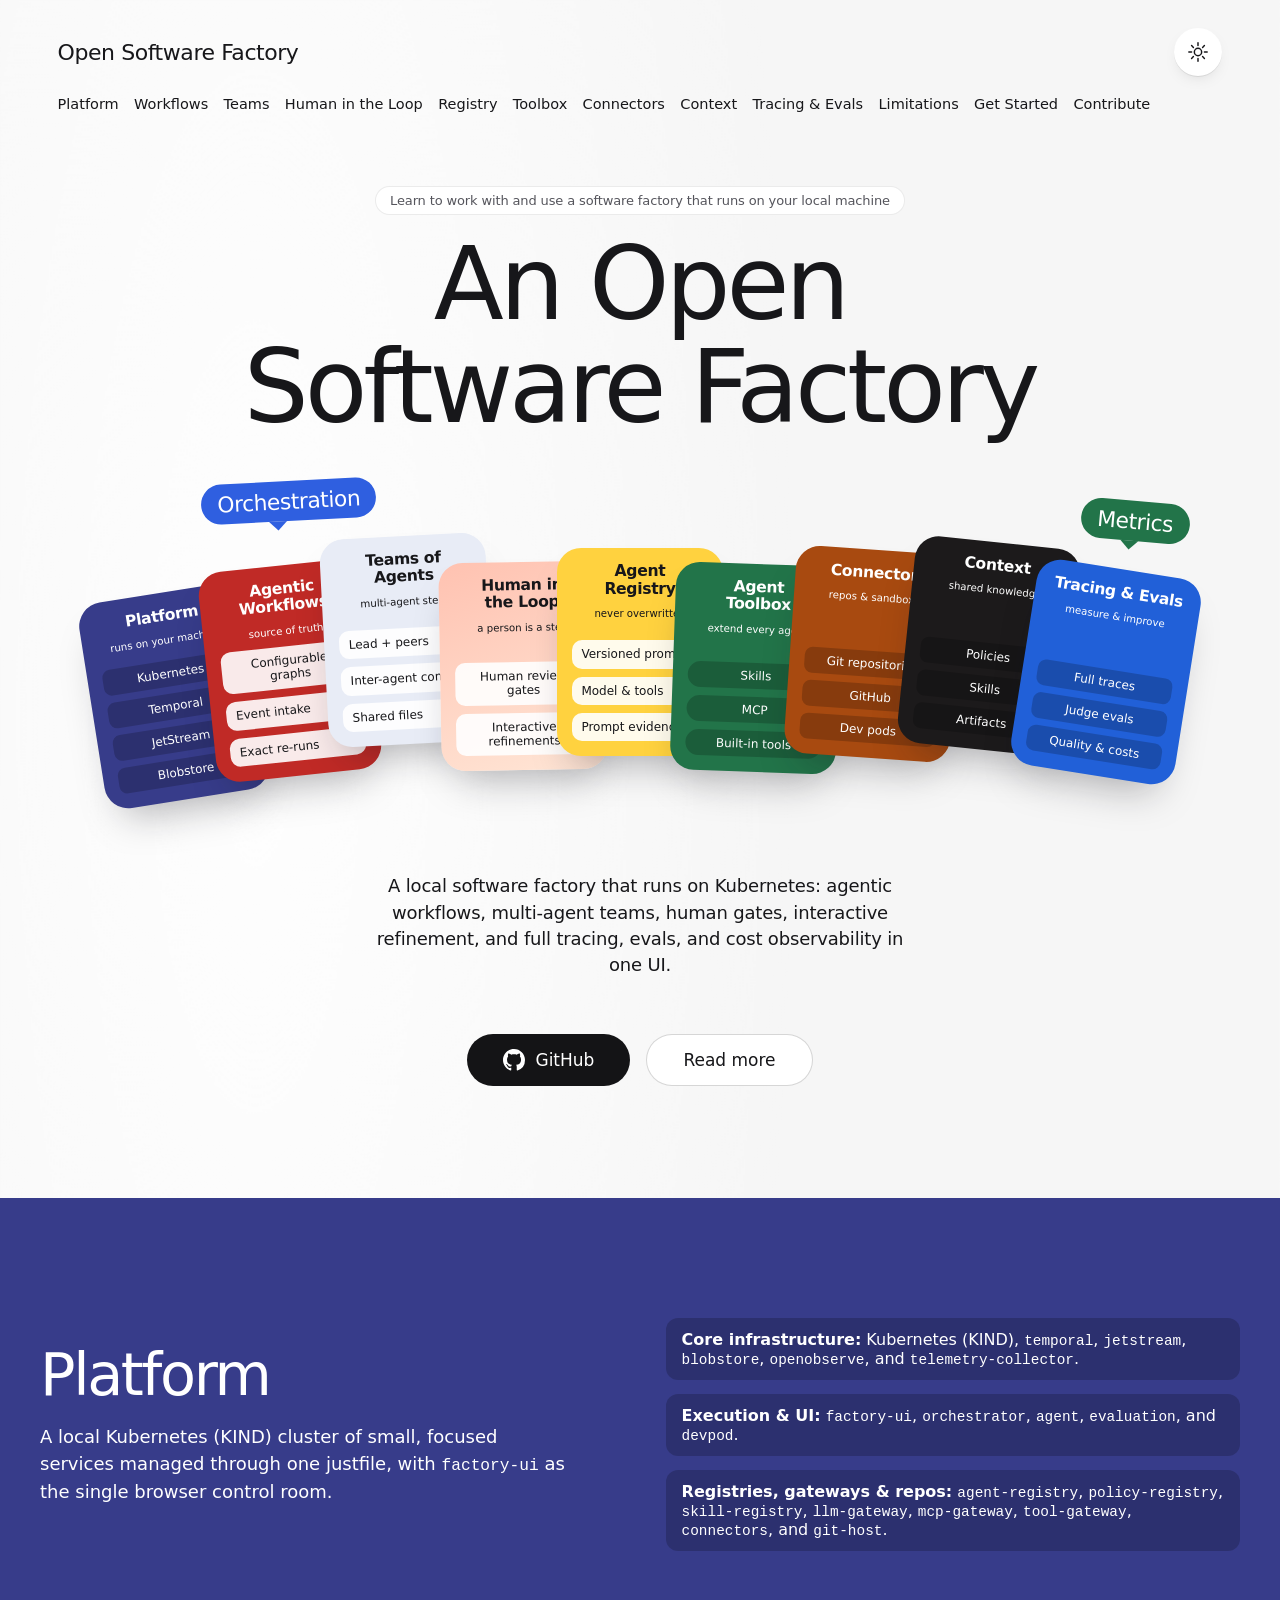
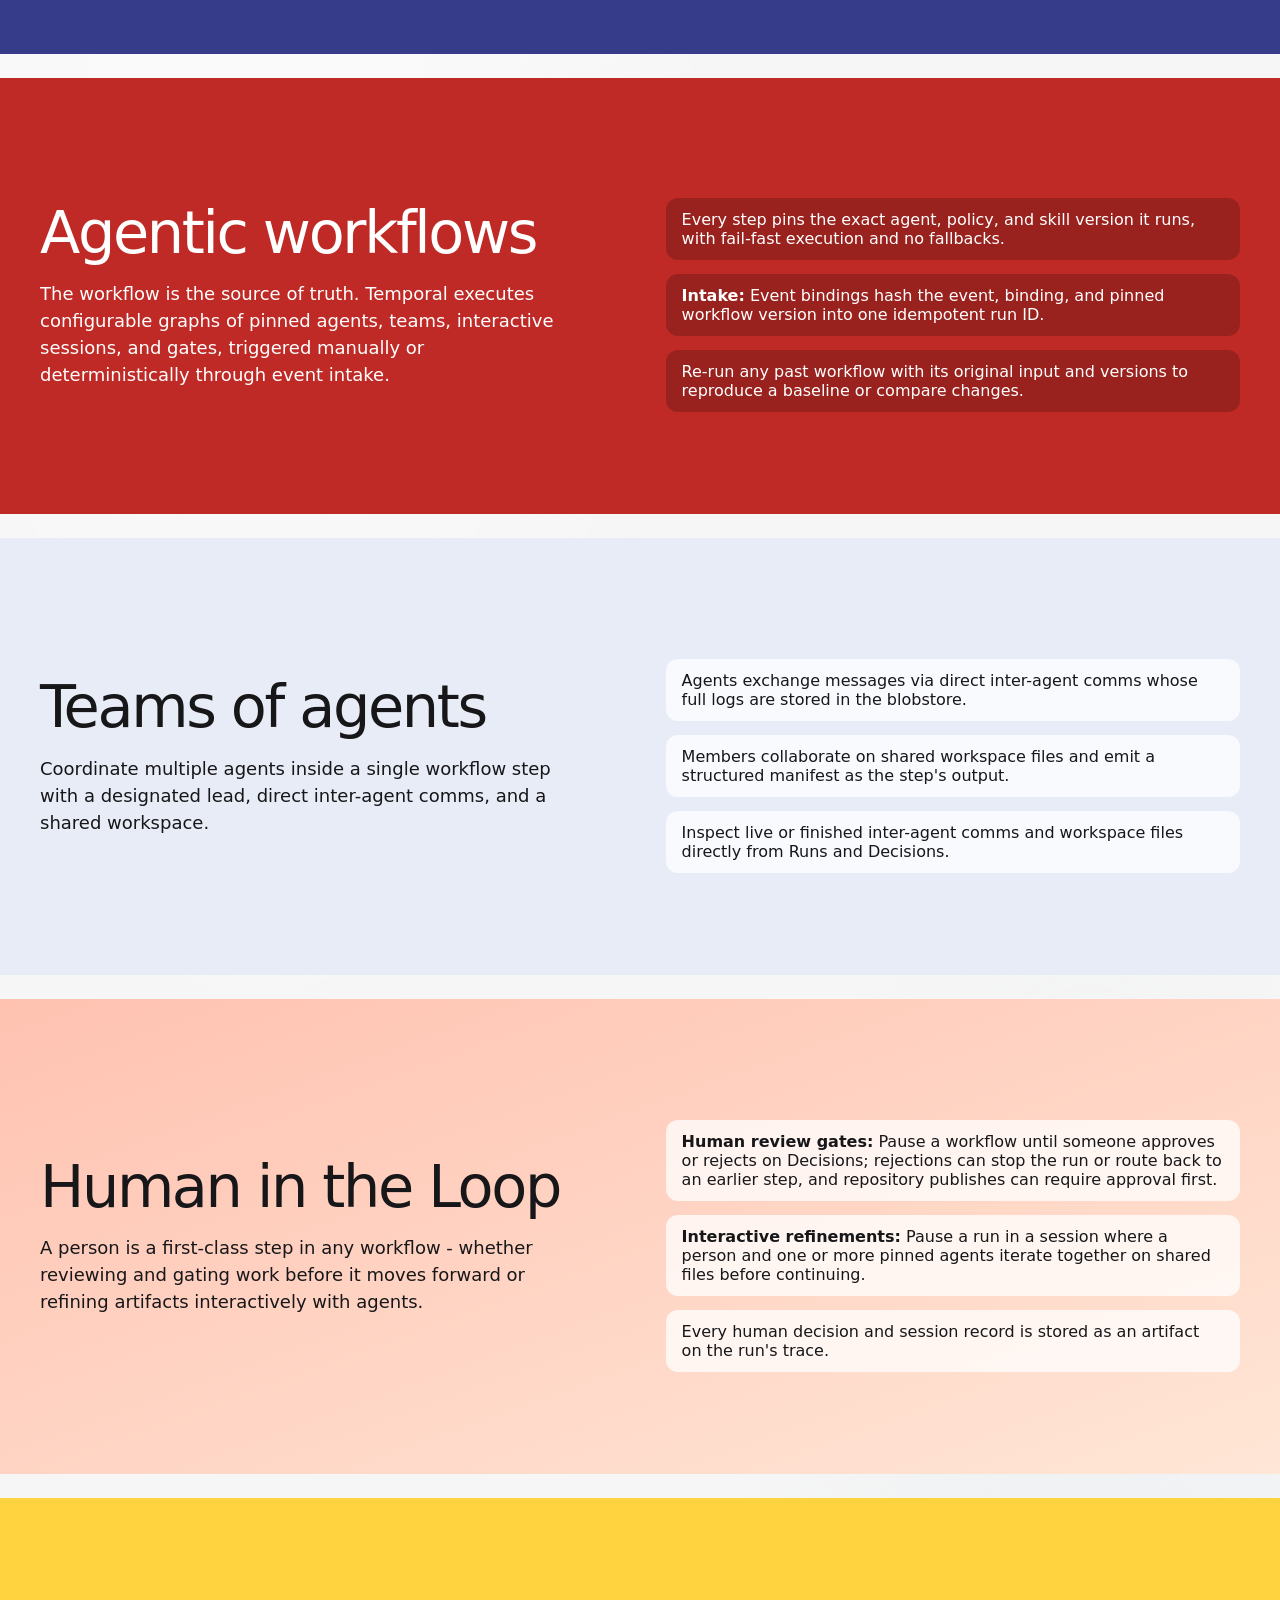
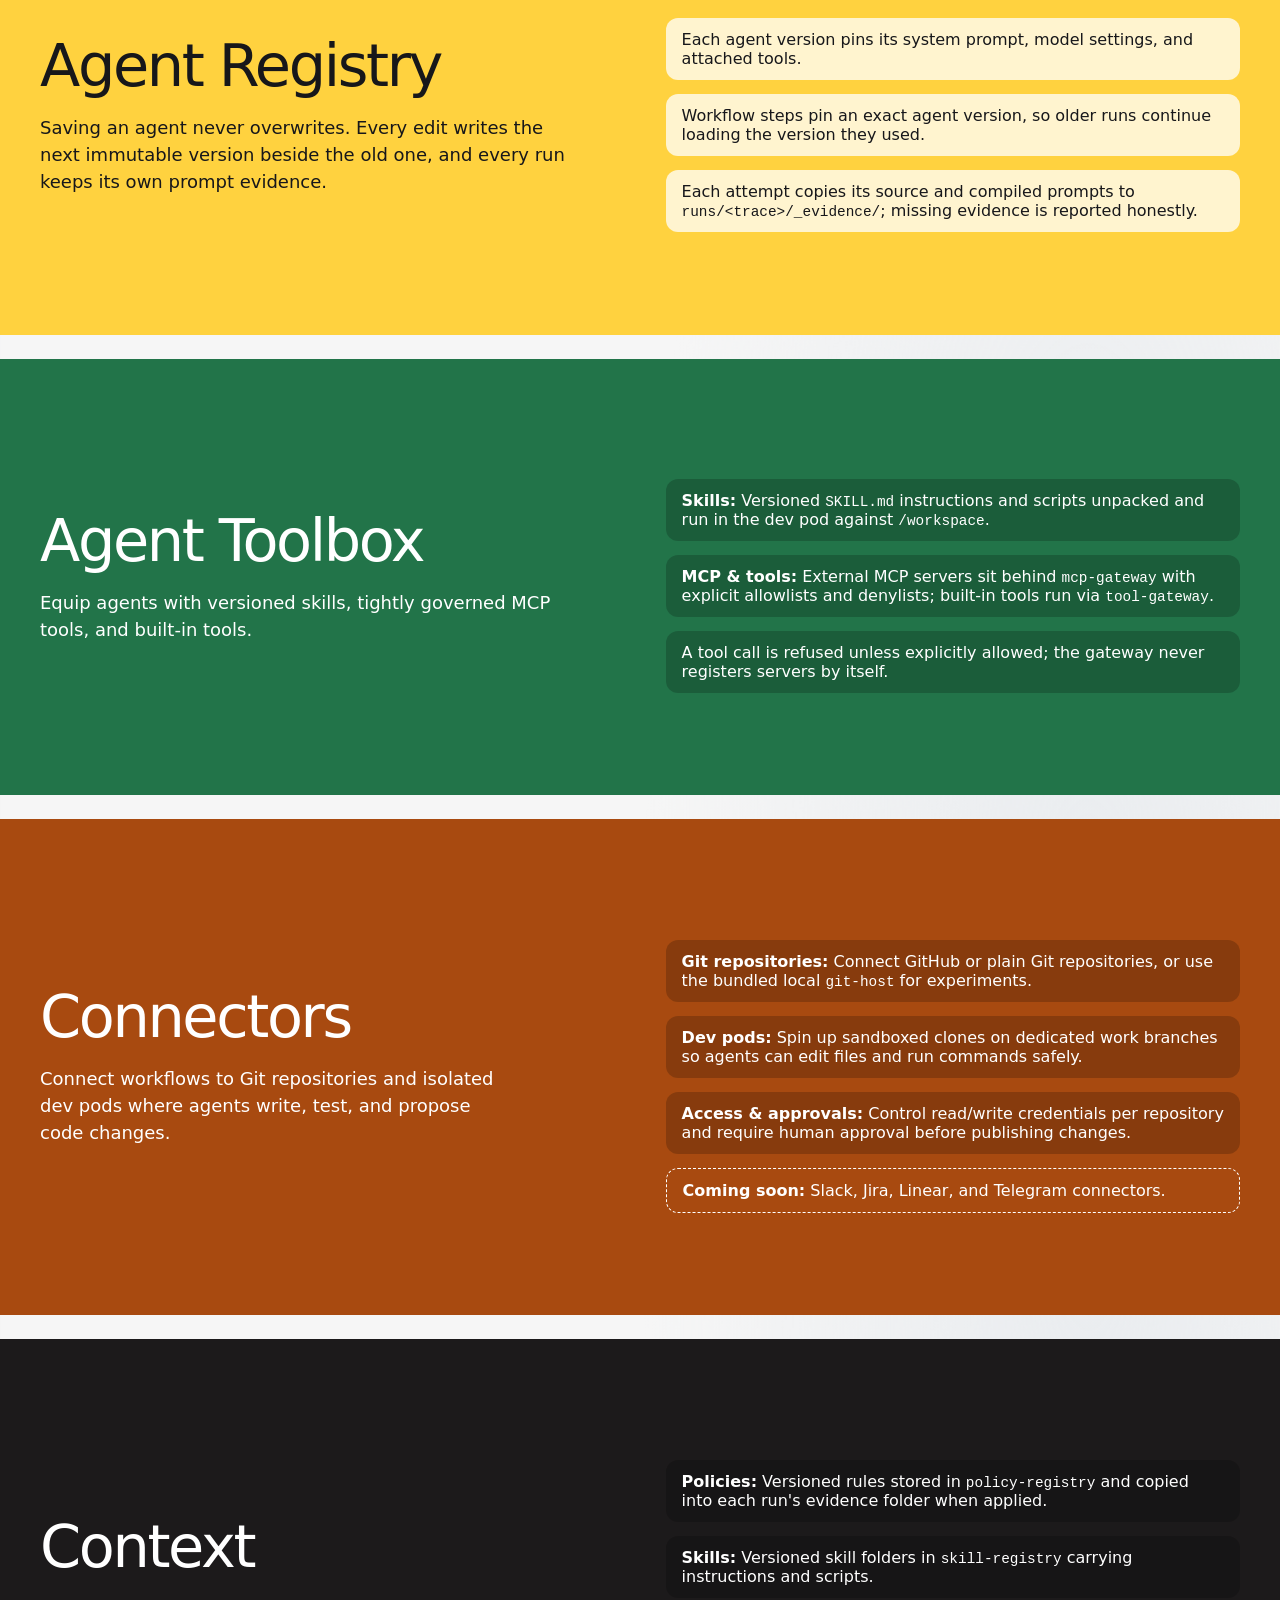
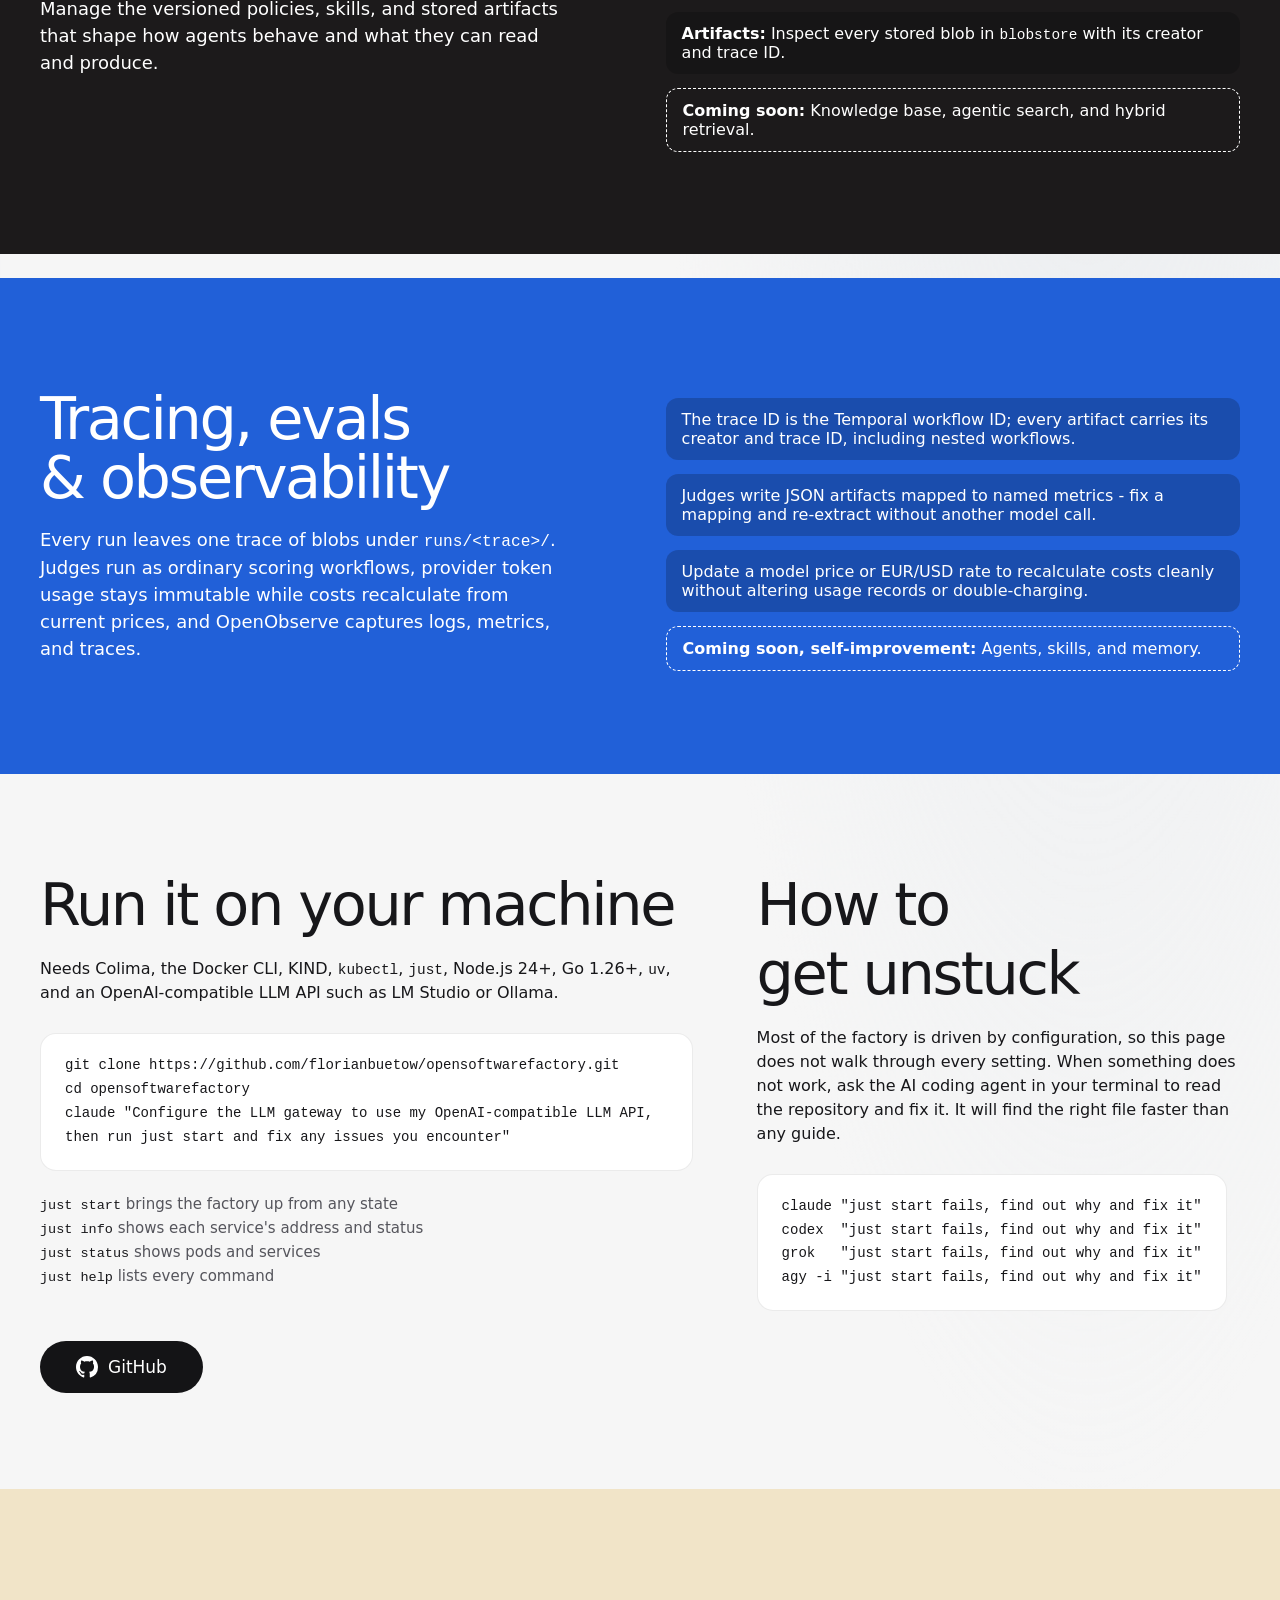
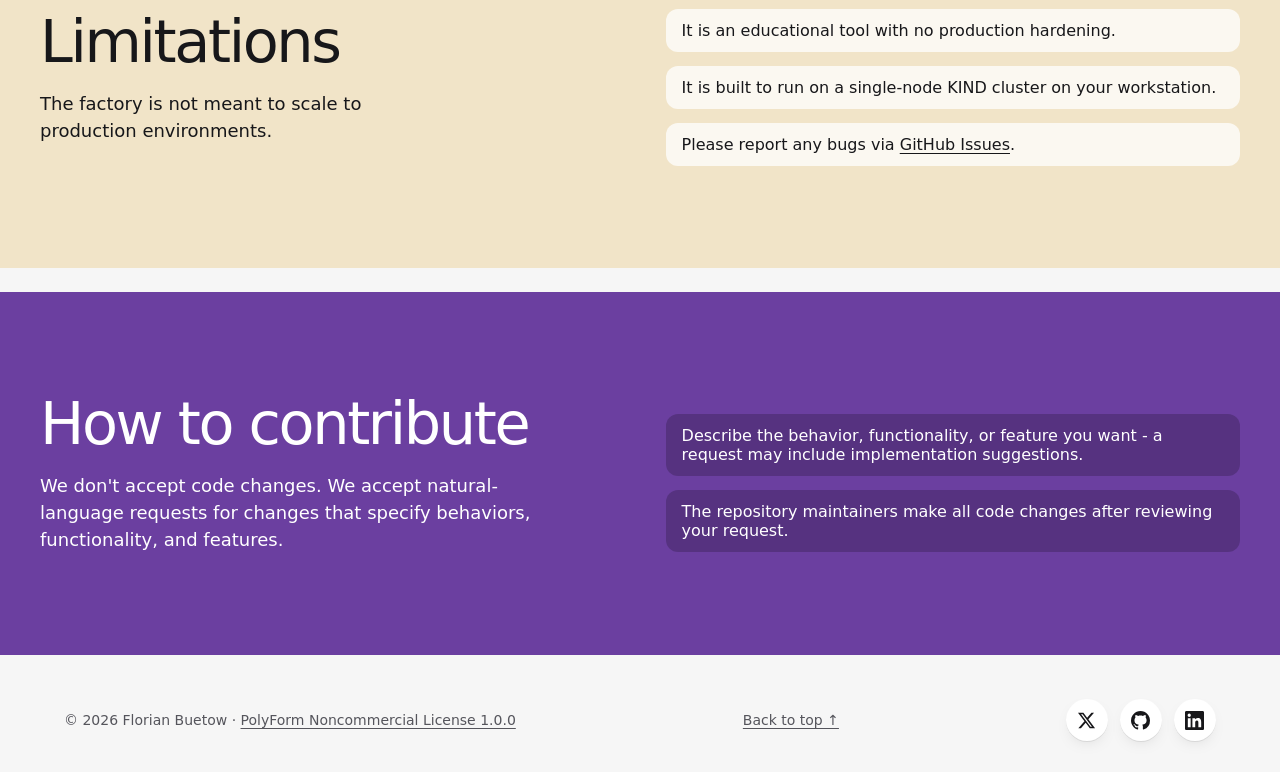
<file: site/index.html>
<!DOCTYPE html>
<html lang="en">
<head>
<meta charset="utf-8">
<meta name="viewport" content="width=device-width, initial-scale=1">
<meta name="color-scheme" content="light dark">
<meta name="description" content="Open Software Factory: a thin, local software factory where every edit is a version, every run leaves a trace, and people decide at gates.">
<link rel="icon" href="data:image/svg+xml,%3Csvg xmlns=%27http://www.w3.org/2000/svg%27 viewBox=%270 0 36 36%27%3E%3Cpath d=%27M3 20 21 6l-3 11 15 3-20 12 3-11z%27 fill=%27%235cc7c0%27/%3E%3C/svg%3E">
<title>Open Software Factory</title>
<script>
  (function () {
    const saved = localStorage.getItem("osf-theme");
    document.documentElement.dataset.theme = saved || (matchMedia("(prefers-color-scheme: dark)").matches ? "dark" : "light");
  })();
</script>
<style>
  :root {
    --bg: #f6f6f6;
    --text: #17171a;
    --muted: #55555c;
    --pill: #ffffff;
    --line: rgba(0,0,0,.08);
    --btn: #141416;
    --btn-text: #ffffff;
    --ghost: #ffffff;
    --ghost-border: rgba(0,0,0,.16);
    --shadow: 0 24px 40px -18px rgba(20,20,30,.35);
  }
  :root[data-theme="dark"] {
    --bg: #0f1012;
    --text: #f3f3f5;
    --muted: #a3a3ad;
    --pill: #1d1e22;
    --line: rgba(255,255,255,.1);
    --btn: #f3f3f5;
    --btn-text: #121214;
    --ghost: rgba(255,255,255,.08);
    --ghost-border: rgba(255,255,255,.22);
    --shadow: 0 24px 40px -18px rgba(0,0,0,.8);
  }
  * { box-sizing: border-box; margin: 0; }
  html { background: var(--bg); }
  body {
    min-height: 100vh;
    font-family: -apple-system, "SF Pro Display", "Segoe UI", system-ui, sans-serif;
    color: var(--text);
    background:
      radial-gradient(60% 40% at 20% 10%, rgba(255,255,255,.9), transparent 70%),
      radial-gradient(50% 40% at 85% 60%, rgba(220,226,232,.5), transparent 70%),
      var(--bg);
    overflow-x: hidden;
    -webkit-font-smoothing: antialiased;
  }
  :root[data-theme="dark"] body {
    background:
      radial-gradient(60% 40% at 20% 10%, rgba(255,255,255,.05), transparent 70%),
      var(--bg);
  }
  a { color: inherit; text-decoration: none; }

  /* Navigation */
  header {
    --pad: clamp(20px, 4.5vw, 84px);
    display: flex; align-items: center; gap: 16px 24px;
    padding: 28px var(--pad);
  }
  .brand { display: flex; align-items: center; gap: 12px; font-size: 22px; font-weight: 500; letter-spacing: -.02em; white-space: nowrap; }
  .main-nav { display: flex; align-items: center; gap: clamp(10px, 1.2vw, 20px); margin-left: auto; font-size: 14.5px; font-weight: 500; white-space: nowrap; }
  .main-nav a:hover { opacity: .6; }
  .tools { display: flex; gap: 12px; margin-left: auto; }
  .main-nav + .tools { margin-left: 0; }
  .icon-btn {
    width: 48px; height: 48px; border-radius: 50%; border: 0; cursor: pointer;
    background: var(--pill); color: var(--text);
    display: grid; place-items: center;
    box-shadow: 0 1px 0 var(--line), 0 6px 18px -10px rgba(0,0,0,.25);
  }
  .icon-btn svg { width: 22px; height: 22px; }
  .icon-btn:focus-visible, .btn:focus-visible, .main-nav a:focus-visible, .brand:focus-visible { outline: 2px solid var(--text); outline-offset: 3px; }

  /* Hero */
  main { text-align: center; padding: clamp(16px, 3vw, 44px) 0 0; }
  .eyebrow {
    display: inline-block;
    margin: 0 auto 18px;
    max-width: calc(100% - 40px);
    text-wrap: balance;
    padding: 6px 14px;
    border-radius: 999px;
    background: var(--pill);
    border: 1px solid var(--line);
    color: var(--muted);
    font-size: 13px;
    font-weight: 500;
    letter-spacing: -.01em;
  }
  .eyebrow:hover { color: var(--text); }
  .eyebrow:focus-visible { outline: 2px solid var(--text); outline-offset: 3px; }
  h1 {
    font-size: clamp(44px, 8vw, 112px);
    line-height: 1;
    letter-spacing: -.04em;
    text-wrap: balance;
    font-weight: 500;
    max-width: 14ch;
    margin: 0 auto;
    position: relative; z-index: 2;
  }
  .stage { position: relative; margin-top: clamp(-20px, -1vw, 0px); }
  .fan {
    display: flex; justify-content: center; align-items: center;
    padding: 70px 0 40px;
    min-height: 420px;
  }
  .card {
    flex: none;
    width: clamp(136px, 13vw, 208px);
    min-height: clamp(170px, 16.25vw, 260px);
    margin-left: clamp(-60px, -3.9vw, -30px);
    border-radius: 24px;
    padding: 15px;
    box-shadow: var(--shadow);
    position: relative;
    display: flex; flex-direction: column; gap: 10px;
    font-size: clamp(12px, .9vw, 13px);
    overflow: hidden;
  }
  .c1 { margin-left: 0; }
  .deck { position: relative; display: flex; align-items: center; }
  .card .title { display: block; font-size: 1.3em; font-weight: 600; letter-spacing: -.02em; line-height: 1.12; }
  .card small { font-size: .85em; font-weight: 500; }
  .row { background: rgba(255,255,255,.9); color: #17171a; border-radius: 10px; padding: .6em .8em; font-weight: 500; display: flex; justify-content: space-between; align-items: center; gap: .5em; }
  code { font-family: ui-monospace, "SF Mono", Menlo, monospace; font-size: .9em; }

  /* Card and section share one colour each */
  .c1, .t1 { background: #373c8a; color: #fff; }
  .c2, .t2 { background: #c02a26; color: #fff; }
  .c3, .t3 { background: #e8ecf6; color: #17171a; }
  .c4, .t4 { background: linear-gradient(160deg, #ffc2b1, #ffe6d6); color: #17171a; }
  .c5, .t5 { background: #ffd23f; color: #17171a; }
  .c6, .t6 { background: #227449; color: #fff; }
  .c7, .t7 { background: #a84a10; color: #fff; }
  .c8, .t8 { background: #1c1a1b; color: #fff; }
  .c9, .t9 { background: #2160d8; color: #fff; }
  .t10 { background: #6b3fa0; color: #fff; }
  .t11 { background: #f1e4c8; color: #17171a; }
  .c1 { transform: translateY(46px) rotate(-9deg); z-index: 1; }
  .c2 { transform: translateY(20px) rotate(-6deg); z-index: 2; }
  .c3 { transform: translateY(-10px) rotate(-3deg); z-index: 3; }
  .c4 { transform: translateY(16px) rotate(-1deg); z-index: 4; }
  .c5 { transform: translateY(2px); z-index: 5; }
  .c6 { transform: translateY(18px) rotate(2deg); z-index: 6; }
  .c7 { transform: translateY(4px) rotate(4deg); z-index: 7; }
  .c8 { transform: translateY(-4px) rotate(6deg); z-index: 8; }
  .c9 { transform: translateY(22px) rotate(9deg); z-index: 9; }

  .steps { display: grid; gap: 8px; margin-top: auto; }
  .btns { display: grid; gap: 8px; margin-top: auto; }
  .btns span { text-align: center; padding: .65em; border-radius: 99px; font-weight: 600; background: #17171a; color: #fff; }
  .btns span + span { background: rgba(255,255,255,.7); color: #17171a; }
  .timeline { display: grid; gap: 8px; margin-top: auto; }
  .timeline i { display: block; height: 1.1em; border-radius: 6px; background: #ff6a3d; }
  .timeline i:nth-child(2) { width: 70%; margin-left: 15%; background: #ffc247; }
  .timeline i:nth-child(3) { width: 50%; margin-left: 40%; background: #6bd18d; }
  .files { display: grid; gap: 7px; margin-top: auto; }
  .files span { background: rgba(0,0,0,.2); border-radius: 8px; padding: .5em .7em; }
  .checks { display: grid; gap: 8px; margin-top: auto; }
  .checks span { background: rgba(0,0,0,.2); border-radius: 99px; padding: .5em .9em; }

  .bubble {
    position: absolute; z-index: 10;
    color: #fff; font-size: clamp(16px, 1.7vw, 26px); font-weight: 500; letter-spacing: -.02em;
    padding: .35em .75em; border-radius: 999px;
  }
  .bubble:hover { filter: brightness(1.12); }
  .bubble:focus-visible { outline: 2px solid var(--text); outline-offset: 3px; }
  .bubble::after { content: ""; position: absolute; bottom: -9px; left: 38%; border: 9px solid transparent; border-top-color: inherit; border-bottom: 0; }
  .bubble.one { background: #2f5fe0; border-top-color: #2f5fe0; left: 10%; top: -64px; transform: rotate(-3deg); }
  .bubble.two { background: #227449; border-top-color: #227449; right: 0; top: -44px; transform: rotate(5deg); }

  .lead { max-width: 620px; margin: 28px auto 0; padding: 0 24px; font-size: 18px; line-height: 1.45; letter-spacing: -.01em; text-wrap: pretty; }
  .cta { display: flex; justify-content: center; gap: 16px; margin-top: 56px; }
  .btn { display: inline-flex; align-items: center; gap: 10px; height: 52px; padding: 0 36px; border-radius: 999px; font-weight: 500; font-size: 17px; }
  .btn svg { width: 22px; height: 22px; fill: currentColor; }
  .btn.primary { background: var(--btn); color: var(--btn-text); }
  .btn.ghost { background: var(--ghost); border: 1px solid var(--ghost-border); }
  .btn:hover { opacity: .85; }
  .btn:active { transform: translateY(1px); }

  html { scroll-behavior: smooth; }
  @media (prefers-reduced-motion: reduce) { html { scroll-behavior: auto; } }
  .card:focus-visible { outline: 2px solid var(--text); outline-offset: 4px; }

  /* Sections */
  .topic { scroll-margin-top: 24px; margin: 0 0 24px; padding: clamp(56px, 8vw, 112px) max(24px, calc((100% - 1200px) / 2)); border-radius: 0; display: grid; grid-template-columns: 1fr 1fr; gap: clamp(24px, 4vw, 64px); align-items: center; text-align: left; }
  .cta + .topic { margin-top: 112px; }
  .topic h2 { font-size: clamp(32px, 4.6vw, 64px); letter-spacing: -.04em; text-wrap: balance; line-height: 1; font-weight: 500; }
  .topic p { font-size: 18px; line-height: 1.5; margin-top: 18px; max-width: 46ch; text-wrap: pretty; }
  .topic ul { margin: 18px 0 0; padding: 0; list-style: none; display: grid; gap: 14px; font-size: 16px; }
  .topic li { background: rgba(0,0,0,.2); border-radius: 12px; padding: 12px 16px; }
  .topic.light li { background: rgba(255,255,255,.75); }
  .topic li.soon { background: transparent; border: 1.5px dashed currentColor; }
  .topic li a { text-decoration: underline; text-underline-offset: 3px; }
  .start + .topic { margin-top: 96px; }

  .start { max-width: 1100px; margin: 96px auto 0; padding: 0 24px; text-align: center; }
  .start h2 { font-size: clamp(32px, 4.6vw, 64px); letter-spacing: -.04em; text-wrap: balance; font-weight: 500; }
  .start p { max-width: 62ch; margin: 18px auto 0; font-size: 16px; line-height: 1.5; text-wrap: pretty; }
  .start pre { display: inline-block; max-width: 100%; overflow-x: auto; white-space: pre-wrap; overflow-wrap: break-word; margin-top: 28px; text-align: left; background: var(--pill); border: 1px solid var(--line); border-radius: 16px; padding: 20px 24px; font: 14px/1.7 ui-monospace, "SF Mono", Menlo, monospace; }
  .start-row { max-width: 1248px; margin: 96px auto 0; padding: 0 24px; display: grid; grid-template-columns: minmax(0, 1.35fr) minmax(0, 1fr); gap: 64px; align-items: start; }
  .cmds { list-style: none; padding: 0; margin: 20px 0 0; display: grid; gap: 6px; font-size: 15px; color: var(--muted); }
  .cmds code { color: var(--text); }
  .start-row .start { max-width: none; margin: 0; padding: 0; text-align: left; }
  .start-row .start p { margin-left: 0; }
  .start-row .cta { justify-content: flex-start; }
  .start-row + .topic { margin-top: 96px; }
  @media (max-width: 1240px) {
    .start-row { grid-template-columns: minmax(0, 1fr); gap: 96px; }
    .start-row .start { text-align: center; }
    .start-row .start p { margin-left: auto; }
    .start-row .cta { justify-content: center; }
  }
  .foot {
    max-width: 1200px;
    margin: 0 auto;
    padding: 20px 24px 32px;
    color: var(--muted);
    font-size: 14px;
    line-height: 1.5;
    display: flex;
    align-items: center;
    justify-content: space-between;
    gap: 20px;
    flex-wrap: wrap;
  }
  .foot p { margin: 0; text-wrap: pretty; }
  .foot p a, .foot .back { text-decoration: underline; text-underline-offset: 3px; }
  .foot p a:hover, .foot .back:hover { color: var(--text); }
  .foot .back { font-weight: 500; }
  .foot .back:focus-visible { outline: 2px solid var(--text); outline-offset: 3px; }
  .socials { display: flex; justify-content: center; gap: 12px; }
  .socials a { width: 42px; height: 42px; border-radius: 50%; display: grid; place-items: center; background: var(--pill); color: var(--text); box-shadow: 0 1px 0 var(--line), 0 6px 18px -10px rgba(0,0,0,.25); }
  .socials a:hover { opacity: .6; }
  .socials a:focus-visible { outline: 2px solid var(--text); outline-offset: 3px; }
  .socials svg { width: 19px; height: 19px; fill: currentColor; }
  @media (max-width: 640px) { .foot { justify-content: center; text-align: center; } }

  @media (max-width: 800px) { .topic { grid-template-columns: 1fr; } }
  /* Narrow: nav drops to its own horizontally scrolling row */
  @media (max-width: 1560px) {
    header { flex-wrap: wrap; }
    .main-nav {
      order: 3; flex: 1 0 100%; margin: 0 calc(-1 * var(--pad));
      padding: 4px var(--pad) 8px;
      overflow-x: auto; scrollbar-width: none;
    }
    .main-nav::-webkit-scrollbar { display: none; }
    .main-nav + .tools { margin-left: auto; }
  }
  @media (max-width: 1000px) { .c1, .c9 { display: none; } }
  @media (max-width: 800px) { .c2, .c8 { display: none; } }
  @media (max-width: 640px) {
    .c2, .c3, .c7, .c8 { display: none; }
    .fan { min-height: 300px; }
    .card { width: 34vw; aspect-ratio: auto; min-height: 42vw; }
    .bubble { font-size: 15px; }
    .bubble.one { left: -4%; top: -58px; } .bubble.two { right: -4%; top: -30px; }
  }
  @media (prefers-reduced-motion: no-preference) {
    .card { transition: transform .2s ease-out; }
    .card:hover { transform: translateY(-14px) rotate(0); z-index: 20; }
  }
</style>
</head>
<body id="top">
<header>
  <a class="brand" href="#top">Open Software Factory</a>
  <nav class="main-nav" aria-label="Main">
    <a href="#sec-1">Platform</a>
    <a href="#sec-2">Workflows</a>
    <a href="#sec-3">Teams</a>
    <a href="#sec-4">Human in the Loop</a>
    <a href="#sec-5">Registry</a>
    <a href="#sec-6">Toolbox</a>
    <a href="#sec-7">Connectors</a>
    <a href="#sec-8">Context</a>
    <a href="#sec-9">Tracing &amp; Evals</a>
    <a href="#limitations">Limitations</a>
    <a href="#get-started">Get Started</a>
    <a href="#contribute">Contribute</a>
  </nav>
  <div class="tools">
    <button class="icon-btn" id="theme" aria-label="Dark theme" aria-pressed="false" type="button">
      <svg viewBox="0 0 24 24" fill="none" stroke="currentColor" stroke-width="1.6" stroke-linecap="round" aria-hidden="true"><circle cx="12" cy="12" r="4"/><path d="M12 2v3M12 19v3M2 12h3M19 12h3M5 5l2 2M17 17l2 2M19 5l-2 2M7 17l-2 2"/></svg>
    </button>
  </div>
</header>

<main>
  <a class="eyebrow" href="#limitations">Learn to work with and use a software factory that runs on your local machine</a>
  <h1>An Open Software Factory</h1>

  <div class="stage">
    <div class="fan">
     <div class="deck">
      <a class="bubble one" href="#sec-2">Orchestration</a>
      <a class="bubble two" href="#sec-9">Metrics</a>
      <a class="card c1" href="#sec-1">
        <span class="title">Platform</span><small>runs on your machine</small>
        <div class="files">
          <span>Kubernetes</span>
          <span>Temporal</span>
          <span>JetStream</span>
          <span>Blobstore</span>
        </div>
      </a>
      <a class="card c2" href="#sec-2">
        <span class="title">Agentic<br>Workflows</span><small>source of truth</small>
        <div class="steps">
          <div class="row">Configurable graphs</div>
          <div class="row">Event intake</div>
          <div class="row">Exact re-runs</div>
        </div>
      </a>
      <a class="card c3" href="#sec-3">
        <span class="title">Teams of<br>Agents</span><small>multi-agent steps</small>
        <div class="steps">
          <div class="row">Lead + peers</div>
          <div class="row">Inter-agent comms</div>
          <div class="row">Shared files</div>
        </div>
      </a>
      <a class="card c4" href="#sec-4">
        <span class="title">Human in<br>the Loop</span><small>a person is a step</small>
        <div class="steps">
          <div class="row">Human review gates</div>
          <div class="row">Interactive refinements</div>
        </div>
      </a>
      <a class="card c5" href="#sec-5">
        <span class="title">Agent<br>Registry</span><small>never overwritten</small>
        <div class="steps">
          <div class="row">Versioned prompts</div>
          <div class="row">Model &amp; tools</div>
          <div class="row">Prompt evidence</div>
        </div>
      </a>
      <a class="card c6" href="#sec-6">
        <span class="title">Agent<br>Toolbox</span><small>extend every agent</small>
        <div class="checks"><span>Skills</span><span>MCP</span><span>Built-in tools</span></div>
      </a>
      <a class="card c7" href="#sec-7">
        <span class="title">Connectors</span><small>repos &amp; sandboxes</small>
        <div class="files"><span>Git repositories</span><span>GitHub</span><span>Dev pods</span></div>
      </a>
      <a class="card c8" href="#sec-8">
        <span class="title">Context</span><small>shared knowledge</small>
        <div class="files"><span>Policies</span><span>Skills</span><span>Artifacts</span></div>
      </a>
      <a class="card c9" href="#sec-9">
        <span class="title">Tracing &amp; Evals</span><small>measure &amp; improve</small>
        <div class="files">
          <span>Full traces</span>
          <span>Judge evals</span>
          <span>Quality &amp; costs</span>
        </div>
      </a>
     </div>
    </div>
  </div>

  <p class="lead">A local software factory that runs on Kubernetes: agentic workflows, multi-agent teams, human gates, interactive refinement, and full tracing, evals, and cost observability in one UI.</p>

  <div class="cta">
    <a class="btn primary" href="https://github.com/florianbuetow/opensoftwarefactory">
      <svg viewBox="0 0 16 16" aria-hidden="true"><path d="M8 0C3.58 0 0 3.58 0 8c0 3.54 2.29 6.53 5.47 7.59.4.07.55-.17.55-.38 0-.19-.01-.82-.01-1.49-2.01.37-2.53-.49-2.69-.94-.09-.23-.48-.94-.82-1.13-.28-.15-.68-.52-.01-.53.63-.01 1.08.58 1.23.82.72 1.21 1.87.87 2.33.66.07-.52.28-.87.51-1.07-1.78-.2-3.64-.89-3.64-3.95 0-.87.31-1.59.82-2.15-.08-.2-.36-1.02.08-2.12 0 0 .67-.21 2.2.82.64-.18 1.32-.27 2-.27.68 0 1.36.09 2 .27 1.53-1.04 2.2-.82 2.2-.82.44 1.1.16 1.92.08 2.12.51.56.82 1.27.82 2.15 0 3.07-1.87 3.75-3.65 3.95.29.25.54.73.54 1.48 0 1.07-.01 1.93-.01 2.2 0 .21.15.46.55.38A8.013 8.013 0 0016 8c0-4.42-3.58-8-8-8z"/></svg>
      GitHub
    </a>
    <a class="btn ghost" href="#sec-1">Read more</a>
  </div>

  <section class="topic t1" id="sec-1">
    <div>
      <h2>Platform</h2>
      <p>A local Kubernetes (KIND) cluster of small, focused services managed through one justfile, with <code>factory-ui</code> as the single browser control room.</p>
    </div>
    <ul>
      <li><strong>Core infrastructure:</strong> Kubernetes (KIND), <code>temporal</code>, <code>jetstream</code>, <code>blobstore</code>, <code>openobserve</code>, and <code>telemetry-collector</code>.</li>
      <li><strong>Execution &amp; UI:</strong> <code>factory-ui</code>, <code>orchestrator</code>, <code>agent</code>, <code>evaluation</code>, and <code>devpod</code>.</li>
      <li><strong>Registries, gateways &amp; repos:</strong> <code>agent-registry</code>, <code>policy-registry</code>, <code>skill-registry</code>, <code>llm-gateway</code>, <code>mcp-gateway</code>, <code>tool-gateway</code>, <code>connectors</code>, and <code>git-host</code>.</li>
    </ul>
  </section>

  <section class="topic t2" id="sec-2">
    <div>
      <h2>Agentic workflows</h2>
      <p>The workflow is the source of truth. Temporal executes configurable graphs of pinned agents, teams, interactive sessions, and gates, triggered manually or deterministically through event intake.</p>
    </div>
    <ul>
      <li>Every step pins the exact agent, policy, and skill version it runs, with fail-fast execution and no fallbacks.</li>
      <li><strong>Intake:</strong> Event bindings hash the event, binding, and pinned workflow version into one idempotent run ID.</li>
      <li>Re-run any past workflow with its original input and versions to reproduce a baseline or compare changes.</li>
    </ul>
  </section>

  <section class="topic t3 light" id="sec-3">
    <div>
      <h2>Teams of agents</h2>
      <p>Coordinate multiple agents inside a single workflow step with a designated lead, direct inter-agent comms, and a shared workspace.</p>
    </div>
    <ul>
      <li>Agents exchange messages via direct inter-agent comms whose full logs are stored in the blobstore.</li>
      <li>Members collaborate on shared workspace files and emit a structured manifest as the step's output.</li>
      <li>Inspect live or finished inter-agent comms and workspace files directly from Runs and Decisions.</li>
    </ul>
  </section>

  <section class="topic t4 light" id="sec-4">
    <div>
      <h2>Human in the Loop</h2>
      <p>A person is a first-class step in any workflow - whether reviewing and gating work before it moves forward or refining artifacts interactively with agents.</p>
    </div>
    <ul>
      <li><strong>Human review gates:</strong> Pause a workflow until someone approves or rejects on Decisions; rejections can stop the run or route back to an earlier step, and repository publishes can require approval first.</li>
      <li><strong>Interactive refinements:</strong> Pause a run in a session where a person and one or more pinned agents iterate together on shared files before continuing.</li>
      <li>Every human decision and session record is stored as an artifact on the run's trace.</li>
    </ul>
  </section>

  <section class="topic t5 light" id="sec-5">
    <div>
      <h2>Agent Registry</h2>
      <p>Saving an agent never overwrites. Every edit writes the next immutable version beside the old one, and every run keeps its own prompt evidence.</p>
    </div>
    <ul>
      <li>Each agent version pins its system prompt, model settings, and attached tools.</li>
      <li>Workflow steps pin an exact agent version, so older runs continue loading the version they used.</li>
      <li>Each attempt copies its source and compiled prompts to <code>runs/&lt;trace&gt;/_evidence/</code>; missing evidence is reported honestly.</li>
    </ul>
  </section>

  <section class="topic t6" id="sec-6">
    <div>
      <h2>Agent Toolbox</h2>
      <p>Equip agents with versioned skills, tightly governed MCP tools, and built-in tools.</p>
    </div>
    <ul>
      <li><strong>Skills:</strong> Versioned <code>SKILL.md</code> instructions and scripts unpacked and run in the dev pod against <code>/workspace</code>.</li>
      <li><strong>MCP &amp; tools:</strong> External MCP servers sit behind <code>mcp-gateway</code> with explicit allowlists and denylists; built-in tools run via <code>tool-gateway</code>.</li>
      <li>A tool call is refused unless explicitly allowed; the gateway never registers servers by itself.</li>
    </ul>
  </section>

  <section class="topic t7" id="sec-7">
    <div>
      <h2>Connectors</h2>
      <p>Connect workflows to Git repositories and isolated dev pods where agents write, test, and propose code changes.</p>
    </div>
    <ul>
      <li><strong>Git repositories:</strong> Connect GitHub or plain Git repositories, or use the bundled local <code>git-host</code> for experiments.</li>
      <li><strong>Dev pods:</strong> Spin up sandboxed clones on dedicated work branches so agents can edit files and run commands safely.</li>
      <li><strong>Access &amp; approvals:</strong> Control read/write credentials per repository and require human approval before publishing changes.</li>
      <li class="soon"><strong>Coming soon:</strong> Slack, Jira, Linear, and Telegram connectors.</li>
    </ul>
  </section>

  <section class="topic t8" id="sec-8">
    <div>
      <h2>Context</h2>
      <p>Manage the versioned policies, skills, and stored artifacts that shape how agents behave and what they can read and produce.</p>
    </div>
    <ul>
      <li><strong>Policies:</strong> Versioned rules stored in <code>policy-registry</code> and copied into each run's evidence folder when applied.</li>
      <li><strong>Skills:</strong> Versioned skill folders in <code>skill-registry</code> carrying instructions and scripts.</li>
      <li><strong>Artifacts:</strong> Inspect every stored blob in <code>blobstore</code> with its creator and trace ID.</li>
      <li class="soon"><strong>Coming soon:</strong> Knowledge base, agentic search, and hybrid retrieval.</li>
    </ul>
  </section>

  <section class="topic t9" id="sec-9">
    <div>
      <h2>Tracing, evals &amp; observability</h2>
      <p>Every run leaves one trace of blobs under <code>runs/&lt;trace&gt;/</code>. Judges run as ordinary scoring workflows, provider token usage stays immutable while costs recalculate from current prices, and OpenObserve captures logs, metrics, and traces.</p>
    </div>
    <ul>
      <li>The trace ID is the Temporal workflow ID; every artifact carries its creator and trace ID, including nested workflows.</li>
      <li>Judges write JSON artifacts mapped to named metrics - fix a mapping and re-extract without another model call.</li>
      <li>Update a model price or EUR/USD rate to recalculate costs cleanly without altering usage records or double-charging.</li>
      <li class="soon"><strong>Coming soon, self-improvement:</strong> Agents, skills, and memory.</li>
    </ul>
  </section>

  <div class="start-row">
  <section class="start" id="get-started">
    <h2>Run it on your machine</h2>
    <p>Needs Colima, the Docker CLI, KIND, <code>kubectl</code>, <code>just</code>, Node.js 24+, Go 1.26+, <code>uv</code>, and an OpenAI-compatible LLM API such as LM Studio or Ollama.</p>
    <pre>git clone https://github.com/florianbuetow/opensoftwarefactory.git
cd opensoftwarefactory
claude "Configure the LLM gateway to use my OpenAI-compatible LLM API, then run just start and fix any issues you encounter"</pre>
    <ul class="cmds">
      <li><code>just start</code> brings the factory up from any state</li>
      <li><code>just info</code> shows each service's address and status</li>
      <li><code>just status</code> shows pods and services</li>
      <li><code>just help</code> lists every command</li>
    </ul>
    <div class="cta">
      <a class="btn primary" href="https://github.com/florianbuetow/opensoftwarefactory">
        <svg viewBox="0 0 16 16" aria-hidden="true"><path d="M8 0C3.58 0 0 3.58 0 8c0 3.54 2.29 6.53 5.47 7.59.4.07.55-.17.55-.38 0-.19-.01-.82-.01-1.49-2.01.37-2.53-.49-2.69-.94-.09-.23-.48-.94-.82-1.13-.28-.15-.68-.52-.01-.53.63-.01 1.08.58 1.23.82.72 1.21 1.87.87 2.33.66.07-.52.28-.87.51-1.07-1.78-.2-3.64-.89-3.64-3.95 0-.87.31-1.59.82-2.15-.08-.2-.36-1.02.08-2.12 0 0 .67-.21 2.2.82.64-.18 1.32-.27 2-.27.68 0 1.36.09 2 .27 1.53-1.04 2.2-.82 2.2-.82.44 1.1.16 1.92.08 2.12.51.56.82 1.27.82 2.15 0 3.07-1.87 3.75-3.65 3.95.29.25.54.73.54 1.48 0 1.07-.01 1.93-.01 2.2 0 .21.15.46.55.38A8.013 8.013 0 0016 8c0-4.42-3.58-8-8-8z"/></svg>
        GitHub
      </a>
    </div>
  </section>

  <section class="start" id="unstuck">
    <h2>How to get unstuck</h2>
    <p>Most of the factory is driven by configuration, so this page does not walk through every setting. When something does not work, ask the AI coding agent in your terminal to read the repository and fix it. It will find the right file faster than any guide.</p>
    <pre>claude "just start fails, find out why and fix it"
codex  "just start fails, find out why and fix it"
grok   "just start fails, find out why and fix it"
agy -i "just start fails, find out why and fix it"</pre>
  </section>
  </div>

  <section class="topic t11 light" id="limitations">
    <div>
      <h2>Limitations</h2>
      <p>The factory is not meant to scale to production environments.</p>
    </div>
    <ul>
      <li>It is an educational tool with no production hardening.</li>
      <li>It is built to run on a single-node KIND cluster on your workstation.</li>
      <li>Please report any bugs via <a href="https://github.com/florianbuetow/opensoftwarefactory/issues">GitHub Issues</a>.</li>
    </ul>
  </section>

  <section class="topic t10" id="contribute">
    <div>
      <h2>How to contribute</h2>
      <p>We don't accept code changes. We accept natural-language requests for changes that specify behaviors, functionality, and features.</p>
    </div>
    <ul>
      <li>Describe the behavior, functionality, or feature you want - a request may include implementation suggestions.</li>
      <li>The repository maintainers make all code changes after reviewing your request.</li>
    </ul>
  </section>
</main>

<footer class="foot">
    <p>&copy; 2026 Florian Buetow &middot; <a href="https://polyformproject.org/licenses/noncommercial/1.0.0">PolyForm Noncommercial License 1.0.0</a></p>
    <a class="back" href="#top">Back to top ↑</a>
    <nav class="socials" aria-label="Social links">
      <a href="https://x.com/bytetweets/" aria-label="X" title="X"><svg viewBox="0 0 24 24" aria-hidden="true"><path d="M18.244 2.25h3.308l-7.227 8.26 8.502 11.24H16.17l-5.214-6.817L4.99 21.75H1.68l7.73-8.835L1.254 2.25H8.08l4.713 6.231zm-1.161 17.52h1.833L7.084 4.126H5.117z"/></svg></a>
      <a href="https://github.com/florianbuetow/" aria-label="GitHub" title="GitHub"><svg viewBox="0 0 16 16" aria-hidden="true"><path d="M8 0C3.58 0 0 3.58 0 8c0 3.54 2.29 6.53 5.47 7.59.4.07.55-.17.55-.38 0-.19-.01-.82-.01-1.49-2.01.37-2.53-.49-2.69-.94-.09-.23-.48-.94-.82-1.13-.28-.15-.68-.52-.01-.53.63-.01 1.08.58 1.23.82.72 1.21 1.87.87 2.33.66.07-.52.28-.87.51-1.07-1.78-.2-3.64-.89-3.64-3.95 0-.87.31-1.59.82-2.15-.08-.2-.36-1.02.08-2.12 0 0 .67-.21 2.2.82.64-.18 1.32-.27 2-.27.68 0 1.36.09 2 .27 1.53-1.04 2.2-.82 2.2-.82.44 1.1.16 1.92.08 2.12.51.56.82 1.27.82 2.15 0 3.07-1.87 3.75-3.65 3.95.29.25.54.73.54 1.48 0 1.07-.01 1.93-.01 2.2 0 .21.15.46.55.38A8.013 8.013 0 0016 8c0-4.42-3.58-8-8-8z"/></svg></a>
      <a href="https://www.linkedin.com/in/fbuetow/" aria-label="LinkedIn" title="LinkedIn"><svg viewBox="0 0 24 24" aria-hidden="true"><path d="M20.447 20.452h-3.554v-5.569c0-1.328-.027-3.037-1.852-3.037-1.853 0-2.136 1.445-2.136 2.939v5.667H9.351V9h3.414v1.561h.046c.477-.9 1.637-1.85 3.37-1.85 3.601 0 4.267 2.37 4.267 5.455v6.286zM5.337 7.433a2.062 2.062 0 01-2.063-2.065 2.064 2.064 0 112.063 2.065zm1.782 13.019H3.555V9h3.564v11.452zM22.225 0H1.771C.792 0 0 .774 0 1.729v20.542C0 23.227.792 24 1.771 24h20.451C23.2 24 24 23.227 24 22.271V1.729C24 .774 23.2 0 22.222 0h.003z"/></svg></a>
    </nav>
  </footer>

<script>
  const root = document.documentElement;
  const toggle = document.getElementById("theme");
  const sync = () => toggle.setAttribute("aria-pressed", String(root.dataset.theme === "dark"));
  sync();
  toggle.addEventListener("click", () => {
    const next = root.dataset.theme === "dark" ? "light" : "dark";
    root.dataset.theme = next;
    localStorage.setItem("osf-theme", next);
    sync();
  });
</script>
</body>
</html>
</file>
